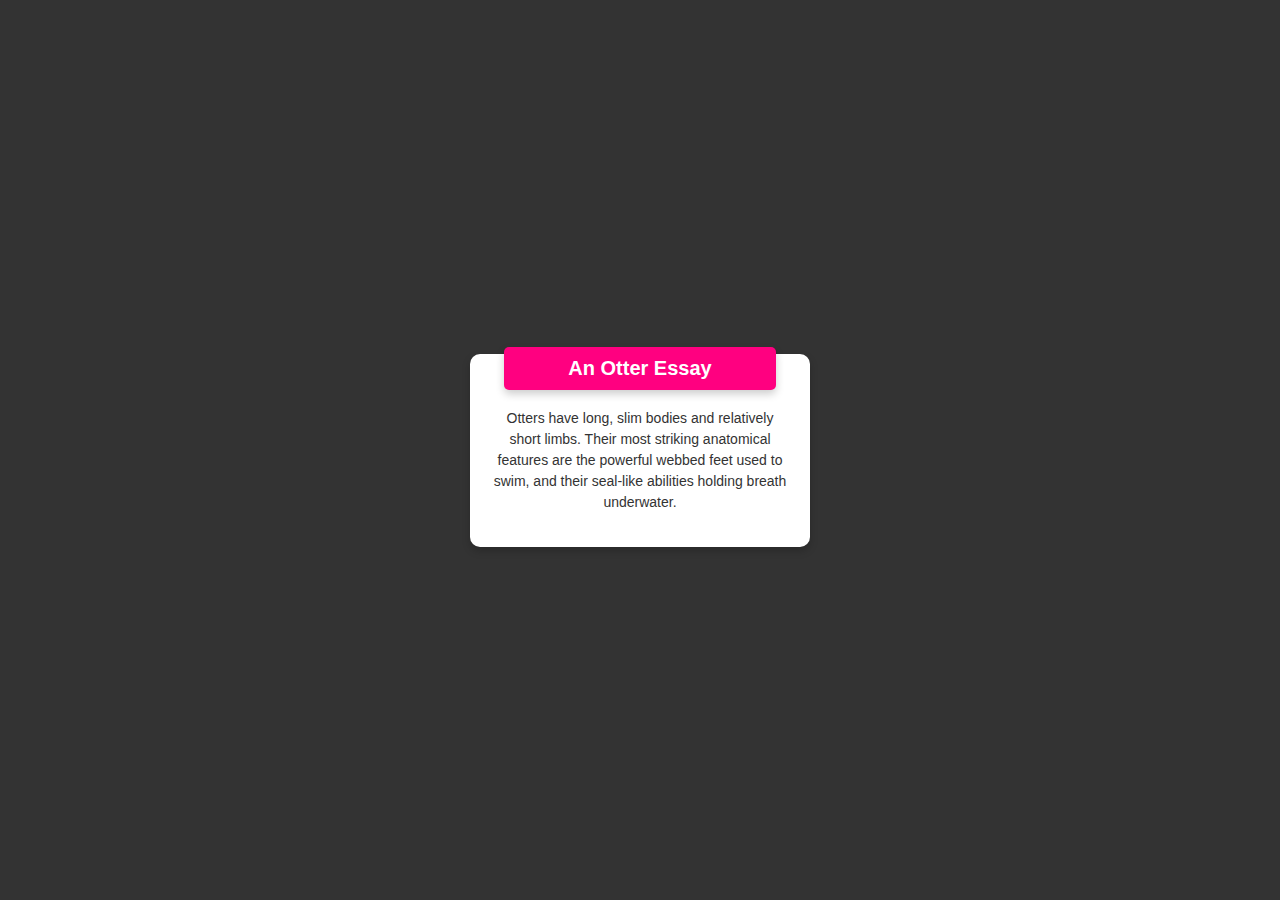
<file: Assignment1/index.html>
<!DOCTYPE html>
<html lang="en">
  <head>
    <meta charset="UTF-8" />
    <meta name="viewport" content="width=device-width, initial-scale=1.0" />
    <title>Otter Essay</title>
    <link rel="stylesheet" href="style.css" />
  </head>
  <body>
    <div class="container">
      <div class="card">
        <h1 class="card-heading">An Otter Essay</h1>
        <p class="card-text">
          Otters have long, slim bodies and relatively short limbs. Their most
          striking anatomical features are the powerful webbed feet used to
          swim, and their seal-like abilities holding breath underwater.
        </p>
      </div>
    </div>
  </body>
</html>
</file>
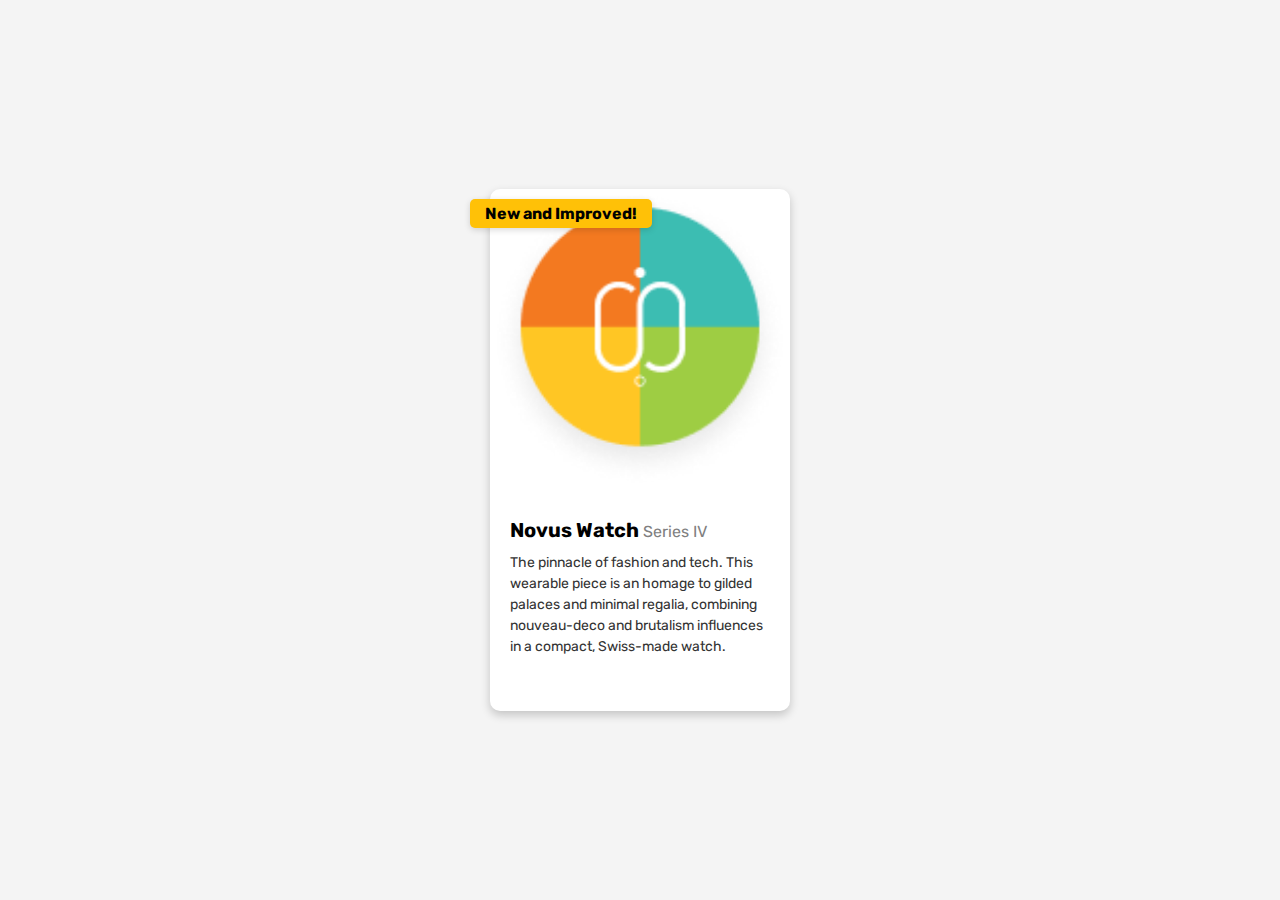
<file: Assignment3/index.html>
<!DOCTYPE html>
<html lang="en">
  <head>
    <meta charset="UTF-8" />
    <meta name="viewport" content="width=device-width, initial-scale=1.0" />
    <title>Novus Watch Card</title>
    <link rel="stylesheet" href="style.css" />
    <link rel="preconnect" href="https://fonts.googleapis.com" />
    <link rel="preconnect" href="https://fonts.gstatic.com" crossorigin />
    <link
      href="https://fonts.googleapis.com/css2?family=Rubik:ital,wght@0,300..900;1,300..900&display=swap"
      rel="stylesheet"
    />
  </head>
  <body>
    <div class="card">
      <img src="image/picture.png" alt="Novus Watch" class="card-image" />
      <div class="card-content">
        <h2>Novus Watch <span class="series">Series IV</span></h2>
        <p>
          The pinnacle of fashion and tech. This wearable piece is an homage to
          gilded palaces and minimal regalia, combining nouveau-deco and
          brutalism influences in a compact, Swiss-made watch.
        </p>
      </div>
    </div>
  </body>
</html>
</file>
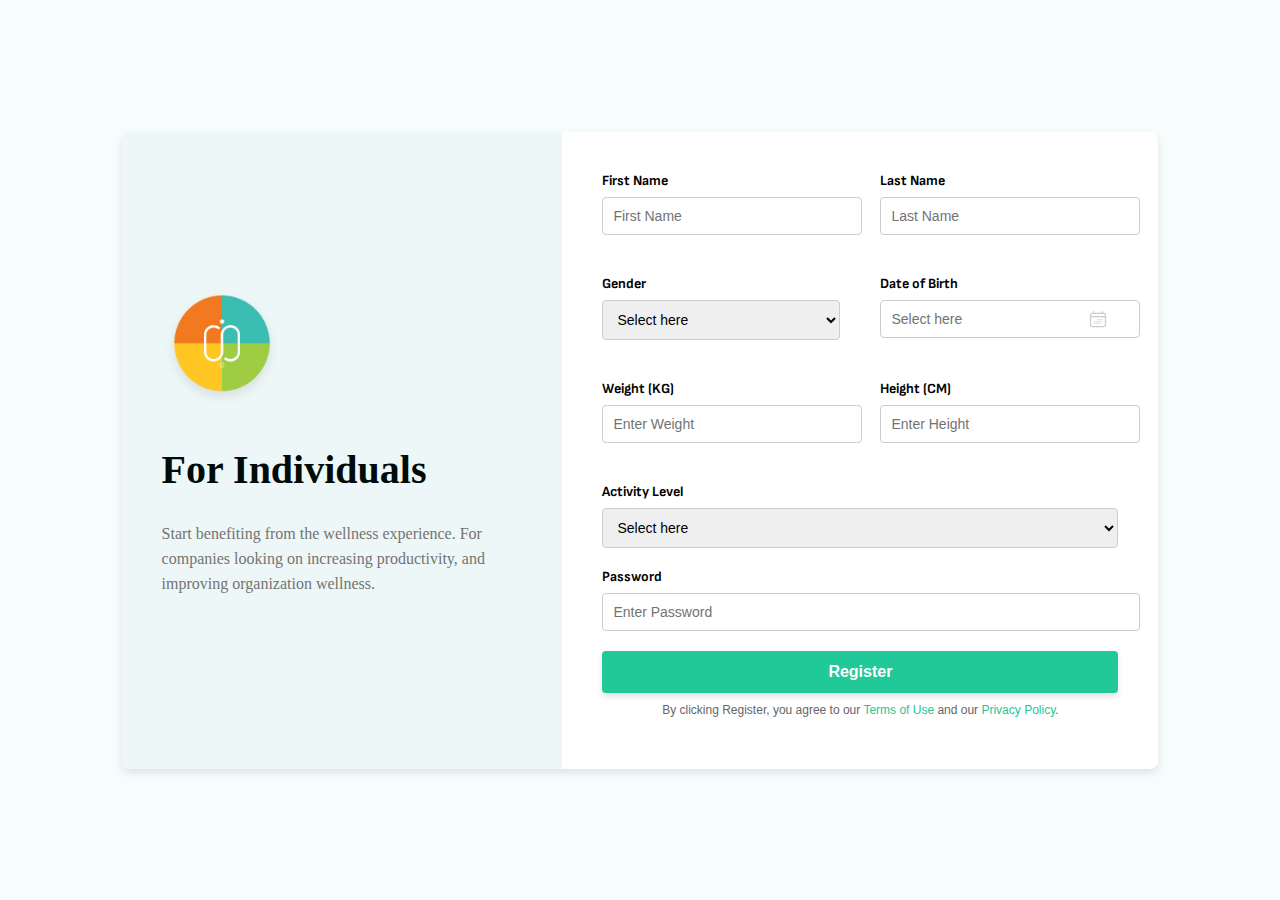
<file: Assignment4/index.html>
<!DOCTYPE html>
<html lang="en">
  <head>
    <meta charset="UTF-8" />
    <meta name="viewport" content="width=device-width, initial-scale=1.0" />
    <!-- <link rel="stylesheet" href="styles.css"> -->
    <link rel="stylesheet" href="style.css" />
    <link rel="preconnect" href="https://fonts.googleapis.com" />
    <link rel="preconnect" href="https://fonts.gstatic.com" crossorigin />
    <link
      href="https://fonts.googleapis.com/css2?family=Rubik:ital,wght@0,300..900;1,300..900&family=Sofia+Sans:ital,wght@0,1..1000;1,1..1000&display=swap"
      rel="stylesheet"
    />
    <title>Form Layout</title>
  </head>
  <body>
    <div class="general-section">
      <div class="inner-container">
        <!-- Left Section -->
        <aside class="left-section">
          <img src="image/picture.png" alt="Logo" />
          <h2>For Individuals</h2>
          <p>
            Start benefiting from the wellness experience. For companies looking
            on increasing productivity, and improving organization wellness.
          </p>
        </aside>

        <!-- Right Section -->
        <section class="right-section">
          <form>
            <div class="form-group-pair">
              <div class="form-group">
                <label for="first-name">First Name</label>
                <input type="text" id="first-name" placeholder="First Name" />
              </div>
              <div class="form-group">
                <label for="last-name">Last Name</label>
                <input type="text" id="last-name" placeholder="Last Name" />
              </div>
            </div>

            <div class="form-group-pair">
              <div class="form-group">
                <label for="gender">Gender</label>
                <select id="gender">
                  <option>Select here</option>
                  <option>Male</option>
                  <option>Female</option>
                </select>
              </div>
              <div class="form-group">
                <label for="date-of-birth">Date of Birth</label>
                <div class="date-of-birth-wrapper">
                  <input
                    type="text"
                    id="date-of-birth"
                    placeholder="Select here"
                  />
                  <svg
                    xmlns="http://www.w3.org/2000/svg"
                    fill="none"
                    viewBox="0 0 24 24"
                    stroke-width="1.5"
                    stroke="currentColor"
                    class="size-6"
                  >
                    <path
                      stroke-linecap="round"
                      stroke-linejoin="round"
                      d="M6.75 3v2.25M17.25 3v2.25M3 18.75V7.5a2.25 2.25 0 0 1 2.25-2.25h13.5A2.25 2.25 0 0 1 21 7.5v11.25m-18 0A2.25 2.25 0 0 0 5.25 21h13.5A2.25 2.25 0 0 0 21 18.75m-18 0v-7.5A2.25 2.25 0 0 1 5.25 9h13.5A2.25 2.25 0 0 1 21 11.25v7.5m-9-6h.008v.008H12v-.008ZM12 15h.008v.008H12V15Zm0 2.25h.008v.008H12v-.008ZM9.75 15h.008v.008H9.75V15Zm0 2.25h.008v.008H9.75v-.008ZM7.5 15h.008v.008H7.5V15Zm0 2.25h.008v.008H7.5v-.008Zm6.75-4.5h.008v.008h-.008v-.008Zm0 2.25h.008v.008h-.008V15Zm0 2.25h.008v.008h-.008v-.008Zm2.25-4.5h.008v.008H16.5v-.008Zm0 2.25h.008v.008H16.5V15Z"
                    />
                  </svg>
                </div>
              </div>
            </div>

            <div class="form-group-pair">
              <div class="form-group">
                <label for="weight">Weight (KG)</label>
                <input type="text" id="weight" placeholder="Enter Weight" />
              </div>
              <div class="form-group">
                <label for="height">Height (CM)</label>
                <input type="text" id="height" placeholder="Enter Height" />
              </div>
            </div>

            <div class="form-group">
              <label for="activity-level">Activity Level</label>
              <select id="activity-level">
                <option>Select here</option>
                <option>Low</option>
                <option>Medium</option>
                <option>High</option>
              </select>
            </div>

            <div class="form-group">
              <label for="password">Password</label>
              <input
                type="password"
                id="password"
                placeholder="Enter Password"
              />
            </div>

            <button type="submit" class="register-btn">Register</button>
            <p class="terms">
              By clicking Register, you agree to our
              <a href="#">Terms of Use</a> and our
              <a href="#">Privacy Policy</a>.
            </p>
          </form>
        </section>
      </div>
    </div>
  </body>
</html>
</file>
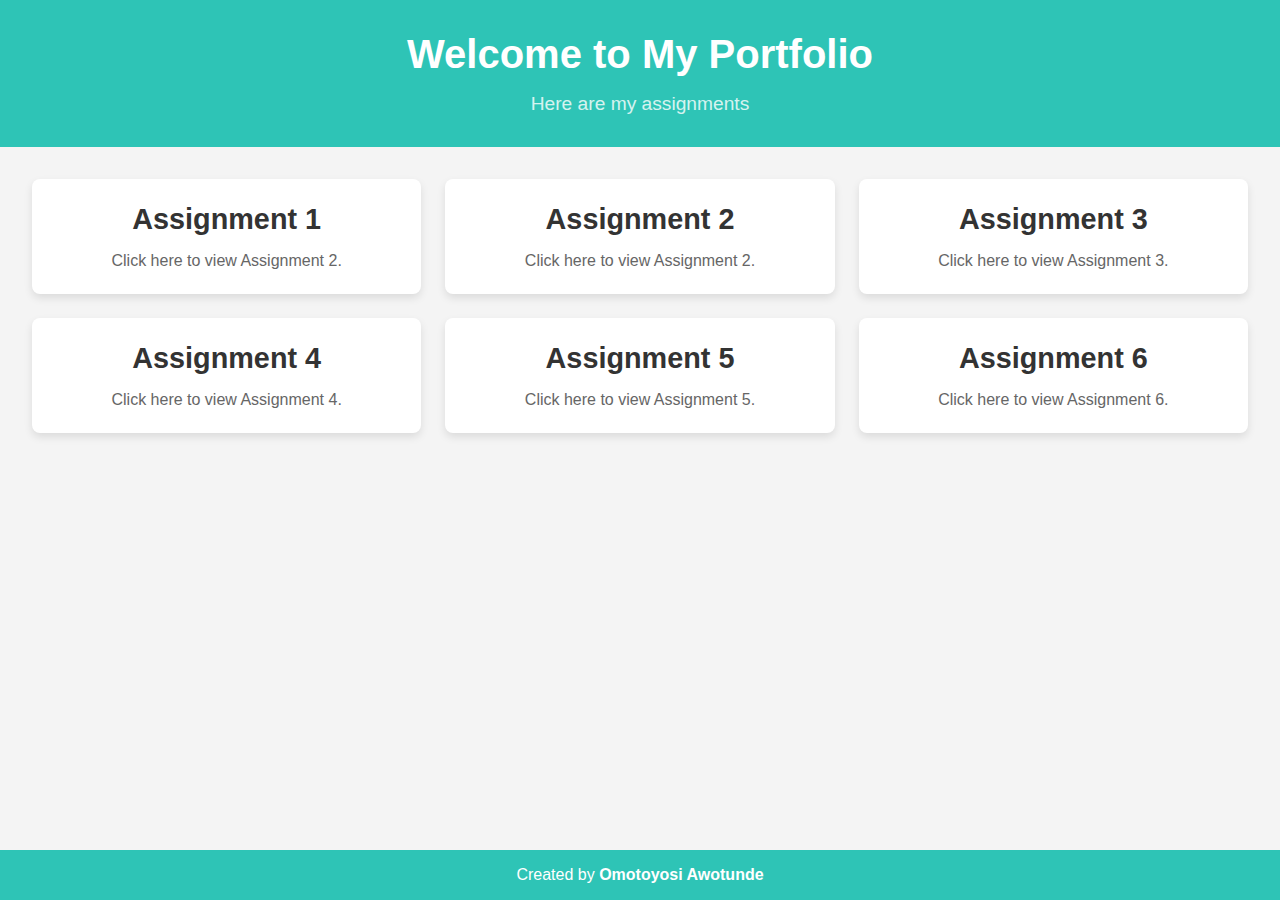
<file: css_assignment/index.html>
<!DOCTYPE html>
<html lang="en">
  <head>
    <meta charset="UTF-8" />
    <meta name="viewport" content="width=device-width, initial-scale=1.0" />
    <title>My Portfolio - Assignments</title>
    <link rel="stylesheet" href="style.css" />
  </head>
  <body>
    <header>
      <h1>Welcome to My Portfolio</h1>
      <p class="subheading">Here are my assignments</p>
    </header>

    <main>
      <section class="assignments">
        <div class="assignment-card">
          <a href="/Assignment1/index.html" target="_blank" class="assignment-link">
            <h2>Assignment 1</h2>
            <p>Click here to view Assignment 2.</p>
          </a>
        </div>
        <div class="assignment-card">
          <a href="/Assignment2/index.html" target="_blank" class="assignment-link">
            <h2>Assignment 2</h2>
            <p>Click here to view Assignment 2.</p>
          </a>
        </div>
        <div class="assignment-card">
          <a href="/Assignment3/index.html" target="_blank" class="assignment-link">
            <h2>Assignment 3</h2>
            <p>Click here to view Assignment 3.</p>
          </a>
        </div>
        <div class="assignment-card">
            <a href="/Assignment4/index.html" target="_blank" class="assignment-link">
              <h2>Assignment 4</h2>
              <p>Click here to view Assignment 4.</p>
            </a>
          </div>
          <div class="assignment-card">
            <a href="/Assignment5/index.html" target="_blank" class="assignment-link">
              <h2>Assignment 5</h2>
              <p>Click here to view Assignment 5.</p>
            </a>
          </div>
          <div class="assignment-card">
            <a href="/Assignment6/index.html" target="_blank" class="assignment-link">
              <h2>Assignment 6</h2>
              <p>Click here to view Assignment 6.</p>
            </a>
          </div>
      </section>
    </main>

    <footer>
      <p>Created by <strong>Omotoyosi Awotunde</strong></p>
    </footer>
  </body>
</html>
</file>
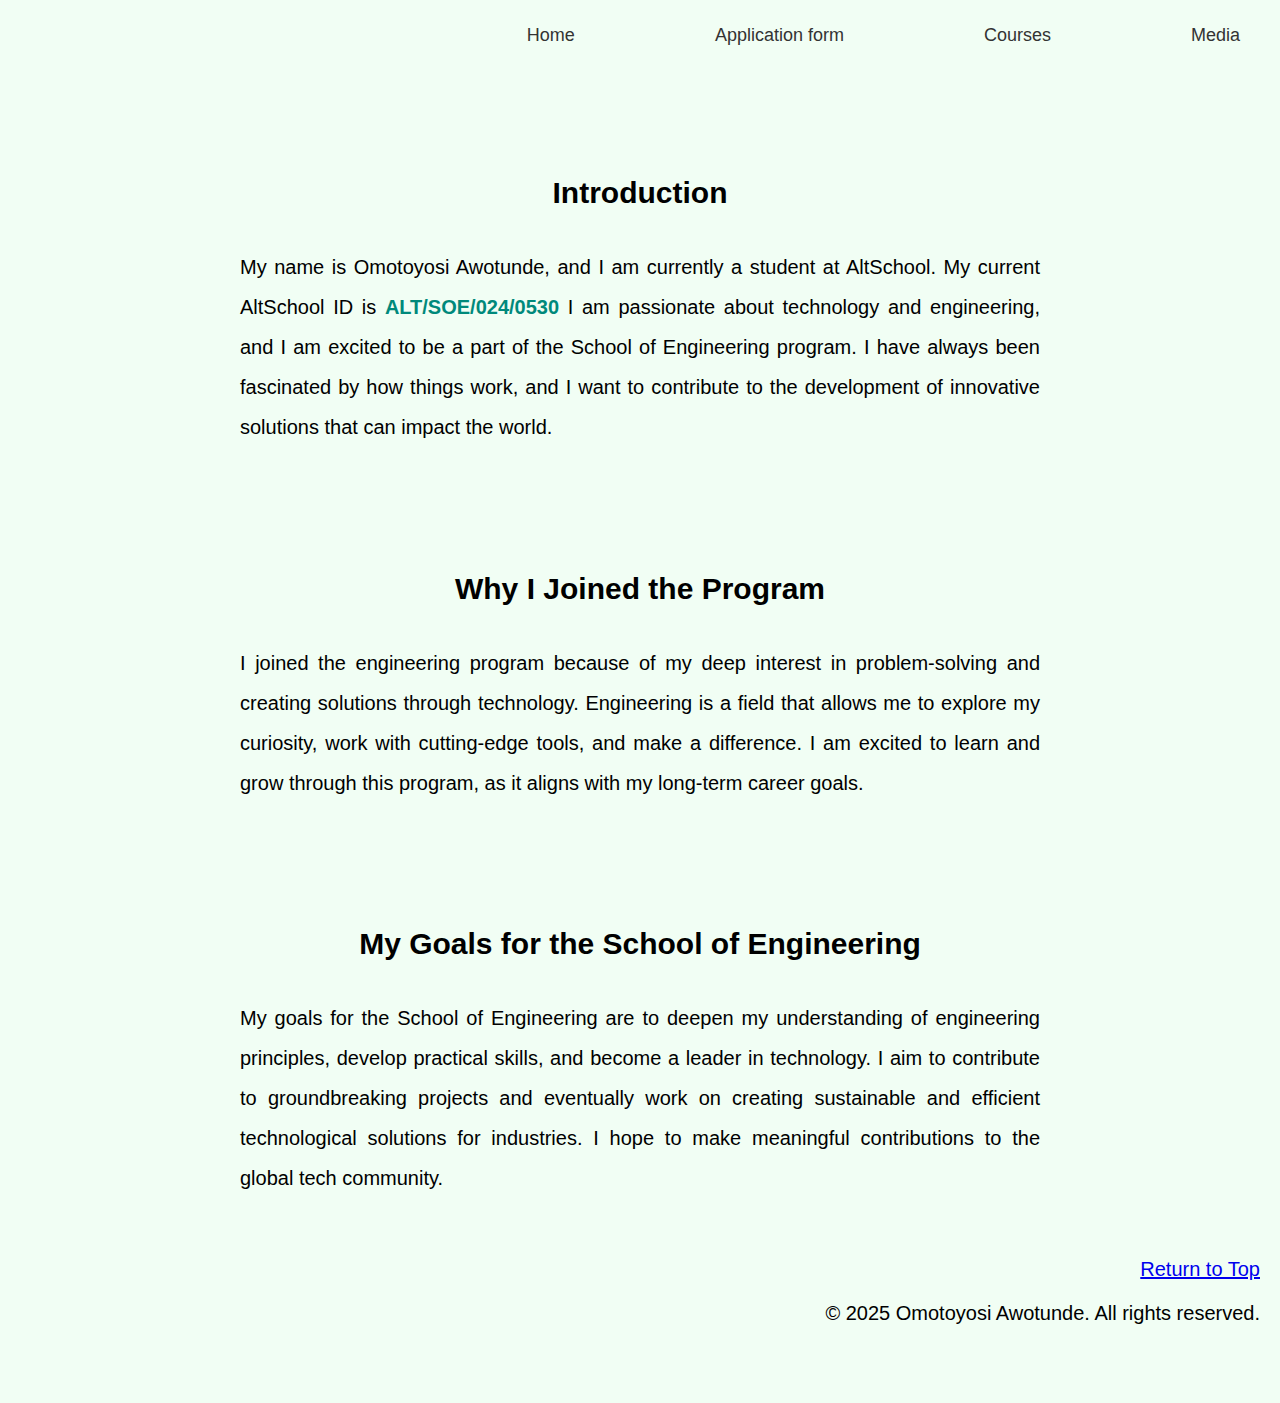
<file: myjourney/index.html>
<!DOCTYPE html>
<html lang="en">

<head>
    <meta charset="UTF-8">
    <meta name="viewport" content="width=device-width, initial-scale=1.0">
    <title>Omotoyosi's Page</title>
    <link rel="stylesheet" href="/css/index.css">
       <link rel="preconnect" href="https://fonts.googleapis.com">
    <link rel="preconnect" href="https://fonts.gstatic.com" crossorigin>
    <link href="https://fonts.googleapis.com/css2?family=Lexend:wght@100..900&display=swap" rel="stylesheet">
    <style>
.highlight{

color: #00897b ;
font-weight: bold;

}
    </style>
</head>

<body>

  
        <div id="human-check">
            <p>if you can read this, then a big welcome to my journey</p>
        </div>
  <!-- Header Section -->
    <header class="navigation"> 
        <nav>
        <ul>
            <li><a href="index.html">Home </a></li>
            <li><a href="form.html">Application form </a></li>
            <li><a href="table.html">Courses </a></li>
            <li><a href="media.html">Media</a></li>
        </ul>
  

</nav>
</header>
       
   

    <!-- Main Content -->
    <section class="textbody">
        <h2>Introduction</h2>
        <p>My name is Omotoyosi Awotunde, and I am currently a student at AltSchool. My current AltSchool ID is <span class="highlight">ALT/SOE/024/0530</span> I am passionate about technology
            and engineering, and I am excited to be a part of the School of Engineering program. I have always been
            fascinated by how things work, and I want to contribute to the development of innovative solutions that can
            impact the world.</p>
    </section>

    <section class="textbody">
        <h2>Why I Joined the Program</h2>
        <p>I joined the engineering program because of my deep interest in problem-solving and creating solutions
            through technology. Engineering is a field that allows me to explore my curiosity, work with cutting-edge
            tools, and make a difference. I am excited to learn and grow through this program, as it aligns with my
            long-term career goals.</p>
    </section>

    <section class="textbody">
        <h2>My Goals for the School of Engineering</h2>
        <p>My goals for the School of Engineering are to deepen my understanding of engineering principles, develop
            practical skills, and become a leader in technology. I aim to contribute to groundbreaking projects and
            eventually work on creating sustainable and efficient technological solutions for industries. I hope to make
            meaningful contributions to the global tech community.</p>
    </section>

  

    <!-- Footer Section -->
    <footer class="foot">
          <!-- Back to Top Link -->
    <a href="#">Return to Top</a>
        <p>&copy; 2025 Omotoyosi Awotunde. All rights reserved.</p>
    </footer>

</body>

</html>
</file>
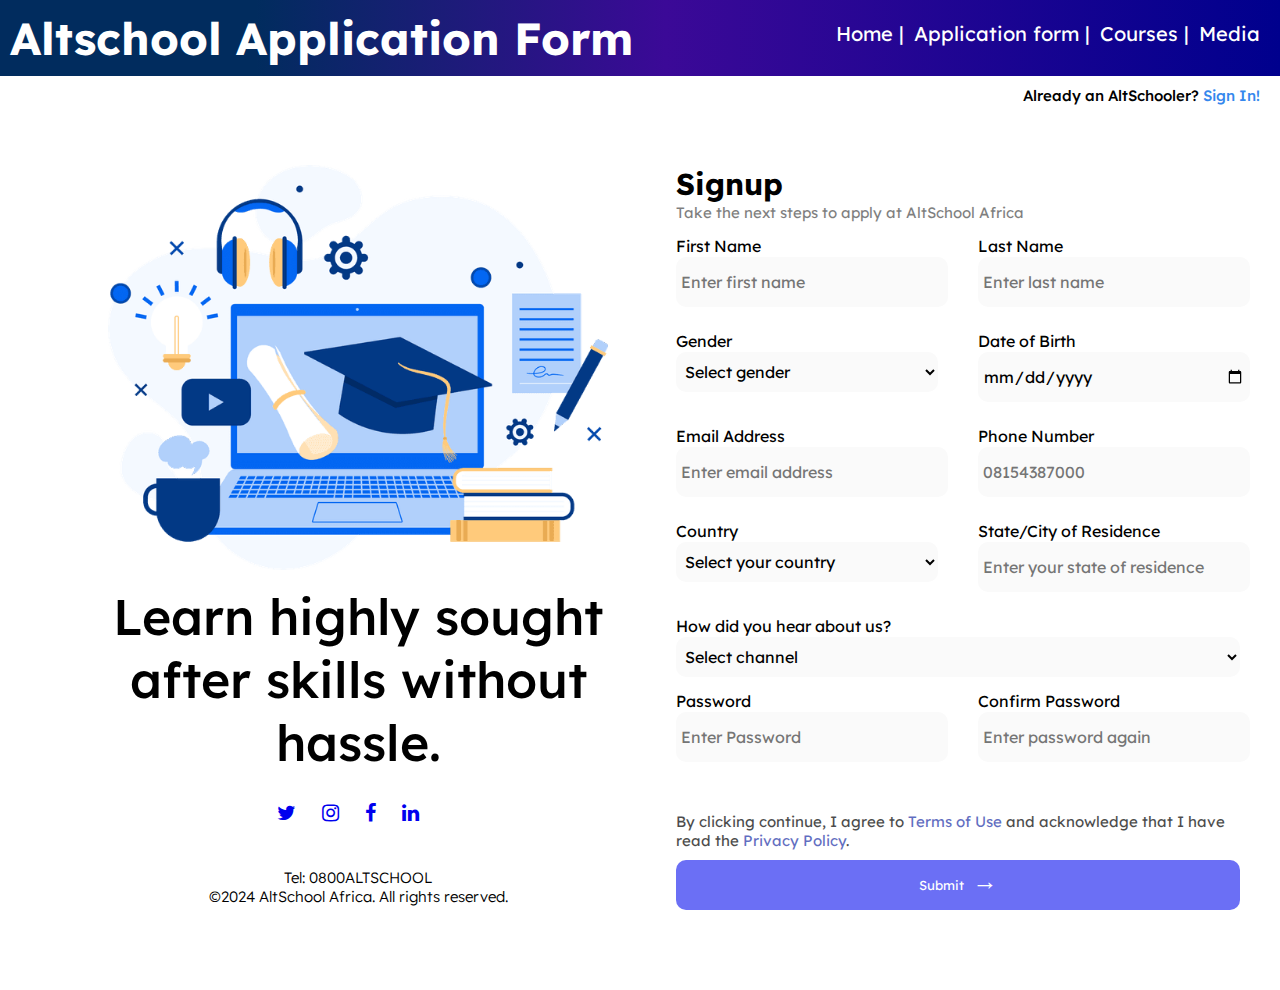
<file: form.html>
<!DOCTYPE html>
<html lang="en">
  <head>
    <meta charset="UTF-8" />
    <meta name="viewport" content="width=device-width, initial-scale=1.0" />
    <title>AltSchool SignUp Form</title>
     <link rel="stylesheet" href="/css/form.css">
     <link rel="preconnect" href="https://fonts.googleapis.com">
    <link rel="preconnect" href="https://fonts.gstatic.com" crossorigin>
    <link href="https://fonts.googleapis.com/css2?family=Lexend:wght@100..900&display=swap" rel="stylesheet">
    <link rel="stylesheet" href="https://cdnjs.cloudflare.com/ajax/libs/font-awesome/4.7.0/css/font-awesome.min.css">
    
  </head>
  <body>
    <header class="navigation-header">
        <h1>Altschool Application Form</h1>
        <nav>
            <ul>
                <li><a href="index.html">Home |</a></li>
                <li><a href="form.html">Application form |</a></li>
                <li><a href="table.html">Courses |</a></li>
                <li><a href="media.html">Media</a></li>
            </ul>
        </nav>
    </header>
     <p class="SignIn">Already an AltSchooler? <a>Sign In!</a></p>
    <main class="form-page">
      <section class="image-section">
        <img
          src="assets/images/altschool.png"
          alt="AltSchool Image"
          style="width: 100%; max-width: 500px"
        />
        <h2 class="big-text">Learn highly sought after skills without hassle.</h2>
        <div class="social-icons">
          <a href="#"><i class="fa fa-twitter icons"></i></a>

          <a href="#"><i class="fa fa-instagram icons"></i></a>

          <a href="#"><i class="fa fa-facebook icons"></i></a>

          <a href="#"><i class="fa fa-linkedin icons"></i></a>
        </div>
        <br>
        <p class="bottom-text">
          Tel: 0800ALTSCHOOL <br />
          &copy;2024 AltSchool Africa. All rights reserved.
        </p>
      </section>

      <section class="form-sec">
          <h2>Signup</h2>
          <p class="light-text">Take the next steps to apply at AltSchool Africa</p>
          <form>
            <div class="full-form">
              <div class="half-form">
                <label for="first-name">First Name</label><br/>
                <input
                    type="text"
                    id="first-name"
                    name="first-name"
                    placeholder="Enter first name"
                    />
              </div>

              <div class="half-form">
                <label for="last-name">Last Name</label>
                <input
                    type="text"
                    id="last-name"
                    name="last-name"
                    placeholder="Enter last name"
                  />
              </div>
            </div>

            <div class="full-form">
              <div class="half-form">
                <label for="gender">Gender</label><br/>
                <select id="gender" name="gender">
                  <option>Select gender</option>
                  <option>Male</option>
                  <option>Female</option>
                </select>
              </div>

              <div class="half-form">
                <label for="dob">Date of Birth</label>
                <input type="date" id="dob" name="dob" />
              </div>
            </div>

            <div class="full-form">
              <div class="half-form">
                <label for="email">Email Address</label>
                <input
                  type="email"
                  id="email"
                  name="email"
                  placeholder="Enter email address"
                />
              </div>

              <div class="half-form">
                <label for="phone">Phone Number</label>
                <input
                  type="tel"
                  id="phone"
                  name="phone"
                  placeholder="08154387000"
                />
              </div>
            </div>

            <div class="full-form">
              <div class="half-form">
                <label for="country">Country</label>
                <select id="country" name="country">
                  <option value="Select">Select your country</option>
                    <option value="Nigeria">Nigeria</option>
                    <option value="Kenya">Kenya</option>
                    <option value="Uganda">Uganda</option>
                    <option value="Ghana">Ghana</option>
                    <option value="UK">UK</option>
                </select> 
              </div>

              <div class="half-form">
                <label for="city">State/City of Residence</label>
                <input
                  type="text"
                  id="city"
                  name="city"
                  placeholder="Enter your state of residence"
                />
              </div>
            </div>
            
            <div>
              <label for="referral">How did you hear about us?</label>
              <br/>
              <select id="referral" name="referral">
                <option>Select channel</option>
                <option>Twitter</option>
                <option>Facebook</option>
                <option>LinkedIn</option>
                <option>YouTube</option>
                <option>Friend</option>
                <option>WhatsApp</option>
                <option>Instagram</option>
                <option>Billboard</option>
                <option>Sales Officer</option>
                <option>Others</option>
              </select>
            </div>
             
            <div class="full-form">
               <div class="half-form">
                <label for="password">Password</label>
                <br/>
                <input
                  type="password"
                  id="password"
                  name="password"
                  placeholder="Enter Password"
                />
               </div>
               <div class="half-form">
                <label for="password"> Confirm Password</label>
                <br/>
                <input
                  type="password"
                  id="confirmPassword"
                  name="password"
                  placeholder="Enter password again"
                />
              </div>
            </div>  
            
            <p class="footer-text">By clicking continue, I agree to  <span>Terms of Use</span> and acknowledge that I have read the  <span>Privacy Policy</span>.</p>

            <button class="submit">Submit <span>&#8594;</span></button>

            

            

            

            
      </section>
    </main> 
  </body>
</html>
</file>
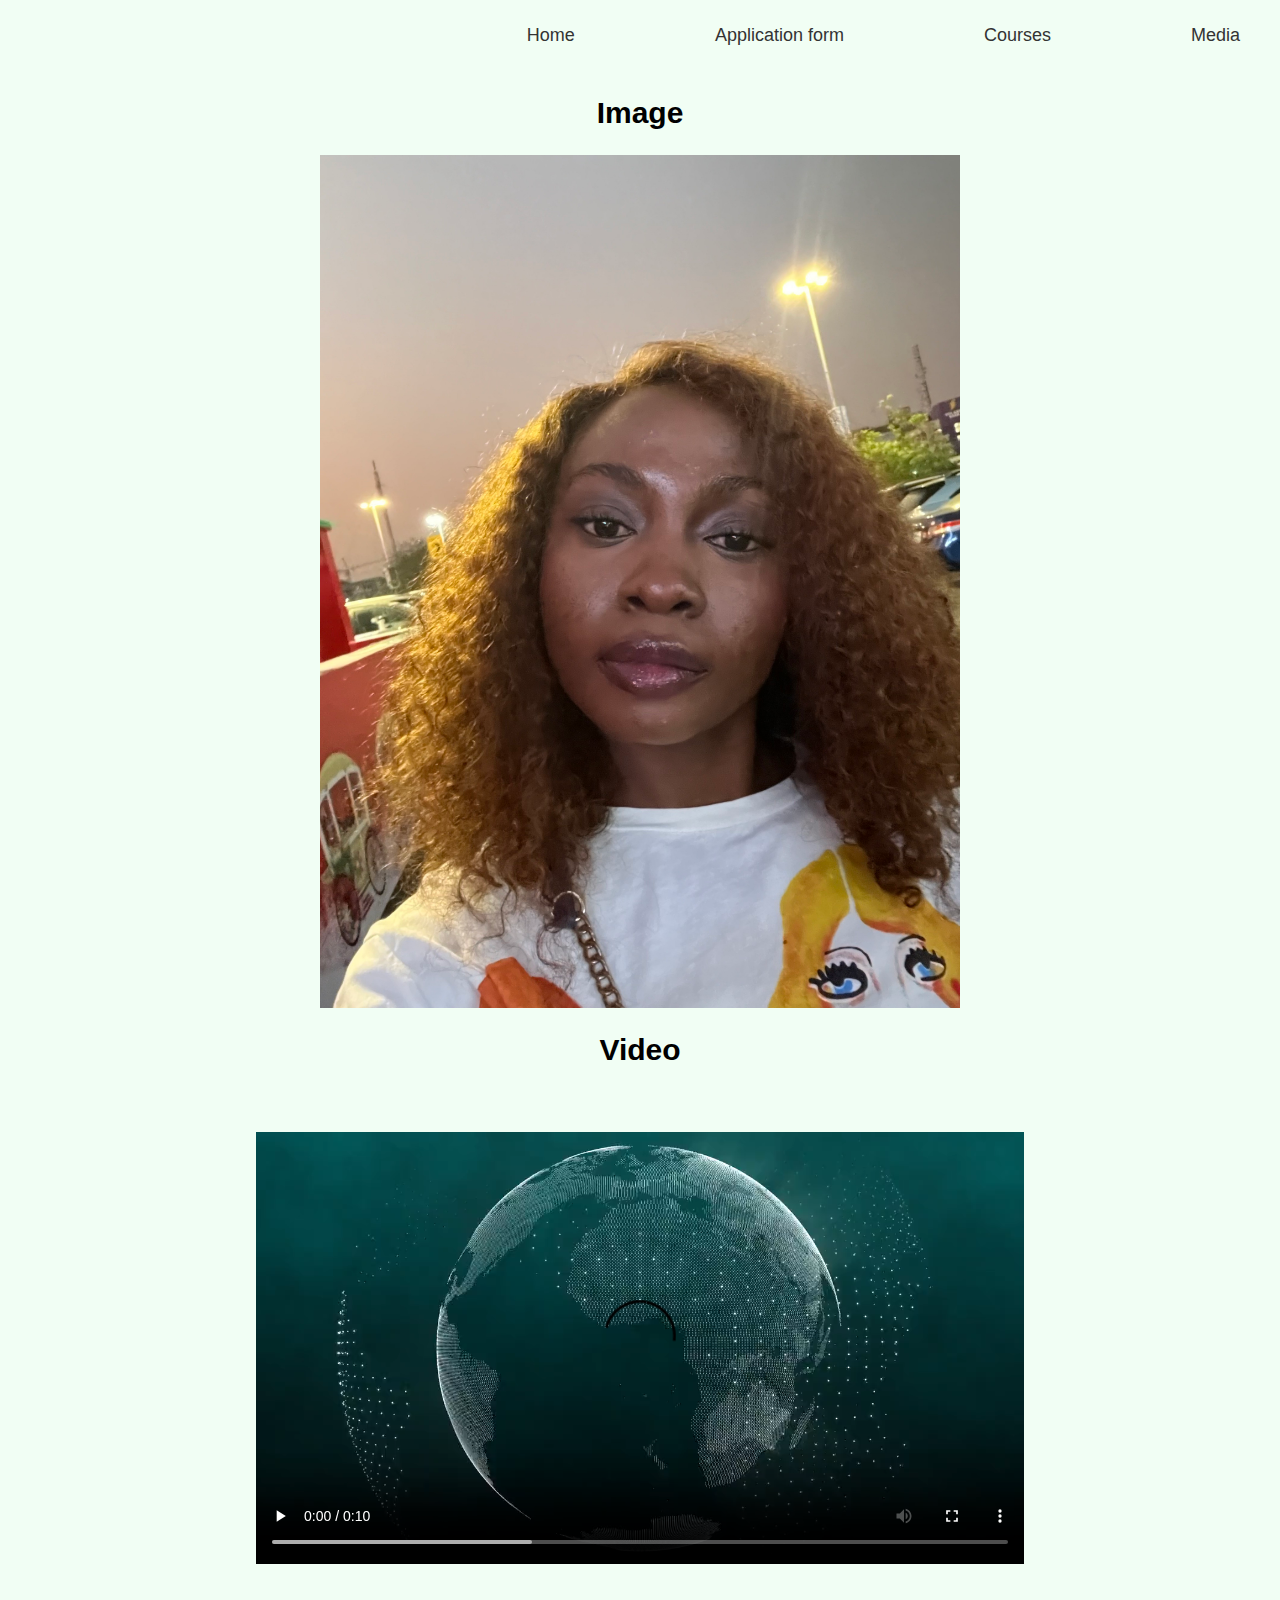
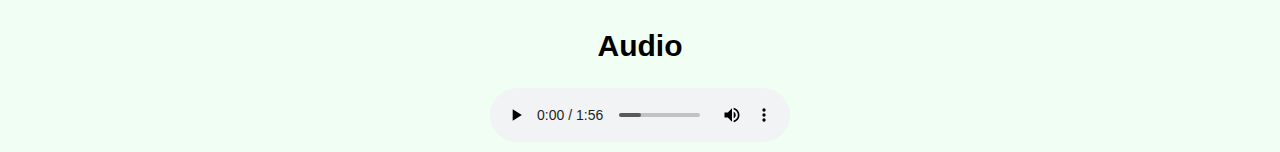
<file: media.html>
<!DOCTYPE html>
<html lang="en">
<head>
    <meta charset="UTF-8">
    <meta name="viewport" content="width=device-width, initial-scale=1.0">
    <title>Responsive Media</title>
    <link rel="stylesheet" href="/css/index.css">
    <link rel="stylesheet" href="/css/media.css">
    <link rel="preconnect" href="https://fonts.googleapis.com">
    <link rel="preconnect" href="https://fonts.gstatic.com" crossorigin>
    <link href="https://fonts.googleapis.com/css2?family=Lexend:wght@100..900&display=swap" rel="stylesheet">
</head>
<body>


    
    <header class="navigation">
        <nav>
            <ul>
                <li><a href="index.html">Home </a></li>
                <li><a href="form.html">Application form </a></li>
                <li><a href="table.html">Courses </a></li>
                <li><a href="media.html">Media</a></li>
            </ul>
        </nav>
    </header>

    <main class="media-body">
        
        <h2>Image</h2>
        <picture>
            <source srcset="assets/images/myPicture.jpg" media="(max-width: 600px)" class="image">
            <source srcset="assets/images/myPicture.jpg" media="(max-width: 1200px)" class="image">
            <source srcset="assets/images/myPicture.jpg class="image">
            <img src="/assets/images/myPicture.jpg" alt="IMAGE" class="image">
        </picture>

        <h2>Video</h2>
        <video controls>
            <source src="/assets/video/video1.mp4" type="video/mp4">            
            Your browser does not support the video tag.
        </video>

        <h2>Audio</h2>
        <audio controls>
            <source src="/assets/audio/audio2.mp3" type="audio/mp3">
            Your browser does not support the audio element.
        </audio>
    </main>
</body>
</html>
</file>
<file: Assignment1/style.css>
/* styles.css */

body {
    margin: 0;
    font-family: Arial, sans-serif;
    background-color: #333; /* Dark background */
    display: flex;
    justify-content: center;
    align-items: center;
    height: 100vh;
  }
  
  .container {
    display: flex;
    justify-content: center;
    align-items: center;
    width: 100%;
  }
  
  .card {
    background-color: white;
    border-radius: 10px;
    box-shadow: 0 4px 8px rgba(0, 0, 0, 0.2);
    width: 300px;
    padding: 40px 20px 20px; /* Adjust padding to account for heading */
    text-align: center;
    position: relative; /* Make the card container relative for absolute positioning */
  }
  
  .card-heading {
    background-color: #ff0080; /* Bright pink background */
    color: white;
    font-size: 20px;
    padding: 10px 0;
    border-radius: 5px;
    position: absolute;
    top: -20px; /* Moves the heading into the card */
    left: 50%;
    transform: translateX(-50%); /* Center the heading horizontally */
    width: 80%; /* Adjust width for better alignment */
    text-align: center;
    box-shadow: 0 4px 8px rgba(0, 0, 0, 0.2); /* Add shadow for depth */
  }
  
  .card-text {
    color: #333;
    font-size: 14px;
    line-height: 1.5;
  }
</file>
<file: Assignment3/style.css>
/* General styles */
body {
    font-family: "Rubik", serif, Arial, sans-serif;
    font-weight: 400;
    font-style: normal;
    margin: 0;
    padding: 0;
    background-color: #f4f4f4;
    display: flex;
    justify-content: center;
    align-items: center;
    min-height: 100vh;
  }
  
  /* .body {
    font-family: Arial, sans-serif;
    background-color: #d6d2e3;
    display: flex;
    justify-content: center;
    align-items: center;
    height: 100vh;
    margin: 0;
  } */
  
  .card {
    position: relative;
    width: 300px;
    background-color: white;
    border-radius: 10px;
    box-shadow: 0 4px 10px rgba(0, 0, 0, 0.2);
    overflow: visible; /* Allow badge to overflow */
    padding-bottom: 20px; /* Remove padding on top */
  }
  
  .card::before {
    content: "New and Improved!";
    position: absolute;
    top: 10px; /* Slightly outside the card */
    left: -20px; /* Slightly outside the card */
    background-color: #ffc107; /* Yellow */
    color: black;
    font-weight: bold;
    padding: 5px 15px;
    border-radius: 5px;
    z-index: 1;
    box-shadow: 0 2px 6px rgba(0, 0, 0, 0.15); /* Optional: Add shadow for a pop-out effect */
  }
  
  .card-image {
    width: 100%; /* Stretch the image to fill the card's width */
    border-top-left-radius: 10px;
    border-top-right-radius: 10px;
    display: block; /* Ensures it behaves like a block element */
  }
  
  .card-content {
    padding: 20px; /* Add padding to content inside the card */
  }
  
  .card-content h2 {
    font-size: 20px;
    margin: 0;
  }
  
  .card-content h2 .series {
    font-weight: normal;
    font-size: 16px;
    color: gray;
  }
  
  .card-content p {
    font-size: 14px;
    color: #333;
    line-height: 1.5;
    margin-top: 10px;
  }
</file>
<file: Assignment4/style.css>
/* General Styles */
body {
    font-family: Arial, sans-serif;
    background-color: #f7fdfc;
    margin: 0;
    padding: 0;
    display: flex;
    justify-content: center;
    align-items: center;
    height: 100vh;
  }
  
  .general-section {
    width: 90%;
    display: flex;
    justify-content: center;
    align-items: center;
  }
  
  .inner-container {
    display: flex;
    width: 90%;
    max-width: 1200px;
    background-color: #fff;
    border-radius: 8px;
    box-shadow: 0 4px 8px rgba(0, 0, 0, 0.1);
    overflow: hidden;
  }
  
  .left-section {
    flex: 1;
    padding: 40px;
    background-color: #eef7f7;
    text-align: left; /* Aligns content to the left */
    display: flex;
    flex-direction: column;
    justify-content: center; /* Moves content to the center vertically */
  }
  
  .left-section img {
    width: 120px; /* Adjust the width as needed */
    height: auto; /* Maintains aspect ratio */
    /* margin-bottom: 16px; */
  }
  
  .left-section h2 {
    font-size: 40px;
    margin-bottom: 10px;
    font-weight: 700;
    color: #000b0a;
    font-family: brown;
    letter-spacing: -0.8;
    line-height: 50px;
  }
  
  .left-section p {
    font-size: 16px;
    color: #737373;
    line-height: 25px;
    font-weight: 400;
    font-family: brown;
  }
  
  .right-section {
    flex: 1;
    padding: 40px;
  }
  
  .form-group-pair {
    display: flex;
    gap: 40px; /* Adjusted to ensure equal spacing */
    margin-bottom: 20px;
  }
  
  .form-group {
    flex: 1;
    margin-bottom: 20px;
  }
  
  label {
    display: block;
    width: 238px;
    height: auto;
    gap: 0px;
    opacity: 0px;
    font-family: "Sofia Sans", "Rubik", sans-serif;
    font-size: 14px;
    margin-bottom: 8px;
    font-weight: bold;
  }
  
  label[for="activity-level"],
  label[for="password"],
  .register-btn {
    width: auto;
    height: auto;
    opacity: 1;
  }
  
  input,
  select {
    width: 100%;
    padding: 10px;
    font-size: 14px;
    border: 1px solid #ccc;
    border-radius: 4px;
  }
  
  .register-btn {
    width: 100%;
    padding: 12px;
    background-color: #20c997;
    border: none;
    color: #fff;
    font-size: 16px;
    font-weight: bold;
    border-radius: 4px;
    cursor: pointer;
    transition: background 0.3s, transform 0.2s, box-shadow 0.3s;
    box-shadow: 0 4px 6px rgba(0, 0, 0, 0.1);
  }
  
  .register-btn:hover {
    background-color: #17a589;
    box-shadow: 0 6px 12px rgba(0, 0, 0, 0.2);
    transform: translateY(-2px);
  }
  
  .register-btn:active {
    background-color: #158a75;
    box-shadow: 0 2px 4px rgba(0, 0, 0, 0.2);
    transform: translateY(0);
  }
  
  .terms {
    font-size: 12px;
    text-align: center;
    margin-top: 10px;
    color: #666;
  }
  
  .terms a {
    color: #20c997;
    text-decoration: none;
  }
  
  .terms a:hover {
    text-decoration: underline;
  }
  
  /* Styling for Date of Birth Field */
  .date-of-birth-wrapper {
    position: relative;
    width: 100%;
  }
  
  .date-of-birth-wrapper input {
    width: 100%;
    /* padding: 10px 40px 10px 10px; Adjust padding to make space for the icon */
    font-size: 14px;
    border: 1px solid #ccc;
    border-radius: 4px;
    color: #737373; /* Placeholder color */
  }
  
  .date-of-birth-wrapper input::placeholder {
    color: #737373;
  }
  
  .date-of-birth-wrapper svg {
    position: absolute;
    right: 10px;
    top: 50%;
    transform: translateY(-50%);
    width: 20px;
    height: 20px;
    color: #ccc; /* Icon color */
    pointer-events: none; /* Ensures the icon doesn't block clicks on the input */
  }
  
  input::placeholder,
  select::placeholder {
    color: #737373;
    opacity: 1; /* Ensures the placeholder color appears as defined */
  }
</file>
<file: css/index.css>
/* main css styling */
body{
  background-color: #f1fef4;
    padding: 0;
    margin: 0;
    font-size: 20px;
    padding-bottom: 10px;
    font-family: Graphik, -apple-system, BlinkMacSystemFont, Segoe UI, Roboto, Helvetica, Arial, sans-serif, "Apple Color Emoji", "Segoe UI Emoji", Segoe UI Symbol;
}


#human-check{
/*
    text-align: center;
    background-color: #28a745; /* Green background */
    /*
    color: white; /* White text */
   /* padding: 20px;
    font-size: 24px;
    box-shadow: 0 4px 8px rgba(0, 0, 0, 0.1);
    margin-top: 20px; /* Add some margin from the top of the page */
    width: 100%;
    height: 5%;
  background-color:  #00897b ;
  color: white; /* White text */
  padding: 10px 0; /* Vertical padding */
  text-align: center; /* Center text horizontally */
  font-family: Graphik, -apple-system, BlinkMacSystemFont, Segoe UI, Roboto, Helvetica, Arial, sans-serif, "Apple Color Emoji", "Segoe UI Emoji", Segoe UI Symbol;
  font-weight: chakra-fontWeights-medium;
  font-size: 15px; /* Font size for the message */
  position:absolute; /* Position it at the top of the page */
  left: 0;
  top: -100px;
  z-index: 9999; /* Ensure it's on top */
  /* The animation will slide the message down */
  animation: slideIn 1s ease-in-out forwards;
  animation-duration: 3s;
  animation-delay: 1s;
}



@keyframes slideIn {
  
  0% {
    top: -1000px; /* Start off-screen */
  }
  40% {
    top: 0; /* Slide into view */
  }
  100% {
    top: -48px; /* Slide back out */
  }

}
.navigation{ 
display: flex;
justify-content: flex-end; 
background-color: transparent;
padding: 20px;
margin-left: -25px !important;
    border-width: 20px 30px 20px 30px;
    font-size: 13px;
}

.navigation ul { 
  display: flex; /* Aligns the links horizontally */
            gap: 100px; /* Space between the links */
            list-style-type: none;
            line-height: normal;
            padding: 0px;
            margin: 0;
            text-align: left;
            font-size: 18px;
    padding-inline-start: 1.7em;
}

ul li a {
  text-decoration: none;

  color: #333; /* Dark text color */
  padding: 5px 10px; /* Optional: adds some padding inside the link */
  border: none; /* Remove any border or box shadow */
}

.navigation  ul li  {
  font-family: 'Arial', sans-serif; /* Choose a font you like */
  display: flex;
  margin: 0 10px;
  border-width: 0;
  padding: 0;
  position: relative;
  text-align: right;
}

nav ul li a:hover {
  color: #00897b; /* Change color on hover */
  border: 2px solid whitesmoke; /* Border when hovered */
  box-shadow: 0 4px 8px rgba(0, 123, 255, 0.2); /* Shadow effect */
}


.textbody{
  display:flex;
  flex-direction: column;
  align-items: center;
  justify-content: center;
  margin: 80px 20px 0;
}

p{
  margin-top: 12px;
  max-width: 800px;
  line-height: 2;
  text-align: justify;
}

.foot{
display: flex;
flex-direction: column; /* Stack the items vertically */
 /* Align items to the far right */
 align-items: flex-end;
padding: 40px 20px;

}

.foot a{

  margin-right: 100;
}


/* media queries */
@media screen and (max-width: 1024px) {   
  .nav-header{
      justify-content: center;
      align-items: center;
  }
   nav{
      width: 100%;  
      display: flex;
      justify-content: flex-end;
  }
 
  .banner-text{
      font-size: 29px;
  }

  .small-text{
      font-size: 12px;
  }

  .icons{
      font-size:20px; 
      color:#3587ed;
      margin-right: 3px;
  }
}

@media screen and (max-width: 550px) {
  nav a{
       font-size: 20px;
  }
}
</file>
<file: css/form.css>
/* Application form styling */

*{
    padding: 0;
    margin: 0;
    font-size: 20px;
    padding-bottom: 10px;
    font-family: "Lexend", sans-serif;
}

.navigation-header{ 
   background: rgb(0, 0, 0);
    background: linear-gradient(90deg, rgb(1, 44, 94) 20%, rgb(59, 9, 151) 52%, rgb(0, 0, 141) 100%);
    display: flex;    
    justify-content: space-between;
    align-items: center;
    padding: 10px;
   flex-wrap: wrap-reverse; 
   color: #fff;
   margin-bottom: 0px;
    padding-bottom: 0px;
    border-bottom: 0px;
}
nav ul{
    display: flex;
    list-style: none;
    margin-bottom: 0px;
    padding-bottom: 0px;
    border-bottom: 0px;
}

nav a{
    color: #fff;
    text-decoration: none;
    margin-right: 10px;
 }

a :focus, a:hover{
    color: #d6cae0;
 }

h1{
    font-size: 45px;
}

h2{
    font-size: 30px; 
    padding-bottom: 0;
}

.SignIn{
    font-size: 15px;
    text-align: right;
    margin: 10px;
    margin-left: 70%;
    font-weight: 500;
}
.SignIn a{
    color:#3587ed;
    font-size: 15px;
}

.light-text{
    font-size: 15px;
    opacity: 0.5;
}

.bottom-text{
    font-size: 15px;
    font-weight: 300;
    text-align: center;
}

.form-page{
    display: flex;
    padding: 40px;
}

.image-section{
    max-width: 43%;
    text-align: center;
    margin:0 5%;
}

.big-text{
    font-size: 50px;
    font-weight: 500;

}

.social-icons{
    margin-top: 5%;
}

.full-form{
    display: flex;
    column-gap: 40px;
}

.half-form{
    width: 50%;
}

a, i{
    margin-right: 10px;
}

label, option{
    font-size: 16px;
}

input, select{
    border-radius: 10px;
    border:  none;
    font-size: 16px;
    background-color: #fafafa;
    height: 40px;
    width:100%;
    padding: 5px;
}

input:focus, select:focus{
  outline: none;
  border: none;
}

.footer-text, .footer-text span {
    margin-top: 30px;
    font-size: 15px;
    opacity: 0.7;
}

.footer-text span{
    color: #1c31a7;
    opacity: 1;
}

.submit{
    width: 100%;
    height: 50px;
    border-radius: 10px;
    border: none;
    background-color: #6b6ff5;
    color: #fff;
    font-size: 13px;
}

.submit span{
    font-size: 25px;
    margin: 0;
    margin-left: 5px;
    padding: 0;
}

option{
    max-width: 40%;
}

/* media querries */
@media screen and (max-width: 1200px){
.banner-text{
    font-size: 31px;
    font-weight: 500;

}}
@media screen and (max-width: 800px){
    .form-page{
        flex-wrap: wrap;
        justify-content: center;
        align-items: center;
    }
}

@media screen and (max-width: 500px){
    .full-form{
        flex-direction: column;
    }

    .half-form{
        width: 95%;
    }  
}
</file>
<file: css/media.css>
.media-body{

    display: flex;
    flex-direction: column;
    justify-content: center;
    align-items: center;
}

.image, audio{
    max-width: 50%;
     margin: auto;
     display: block;
}

video {
    max-width: 60%;
    height: auto;
    display: block;
    margin: 40px auto;
}
</file>
<file: css_assignment/style.css>
/* Resetting default styles */
* {
    margin: 0;
    padding: 0;
    box-sizing: border-box;
  }
  
  body {
    font-family: Arial, sans-serif;
    background-color: #f4f4f4;
    color: #333;
    display: flex;
    flex-direction: column;
    min-height: 100vh;
  }
  
  header {
    background-color: #2ec4b6;
    color: white;
    padding: 2rem;
    text-align: center;
  }
  
  header h1 {
    font-size: 2.5rem;
    margin-bottom: 1rem;
  }
  
  .subheading {
    font-size: 1.2rem;
    opacity: 0.8;
  }
  
  main {
    flex: 1;
    padding: 2rem;
  }
  
  .assignments {
    display: grid;
    grid-template-columns: repeat(auto-fill, minmax(300px, 1fr));
    gap: 1.5rem;
  }
  
  .assignment-card {
    background-color: #fff;
    border-radius: 8px;
    box-shadow: 0 4px 8px rgba(0, 0, 0, 0.1);
    padding: 1.5rem;
    text-align: center;
    transition: all 0.3s ease;
  }
  
  .assignment-card:hover {
    transform: translateY(-5px);
    box-shadow: 0 6px 12px rgba(0, 0, 0, 0.15);
  }
  
  .assignment-link {
    text-decoration: none;
    color: inherit;
  }
  
  .assignment-card h2 {
    font-size: 1.8rem;
    margin-bottom: 1rem;
  }
  
  .assignment-card p {
    font-size: 1rem;
    color: #666;
  }
  
  footer {
    background-color: #2ec4b6;
    color: white;
    text-align: center;
    padding: 1rem;
  }
  
  footer p {
    font-size: 1rem;
  }
</file>
